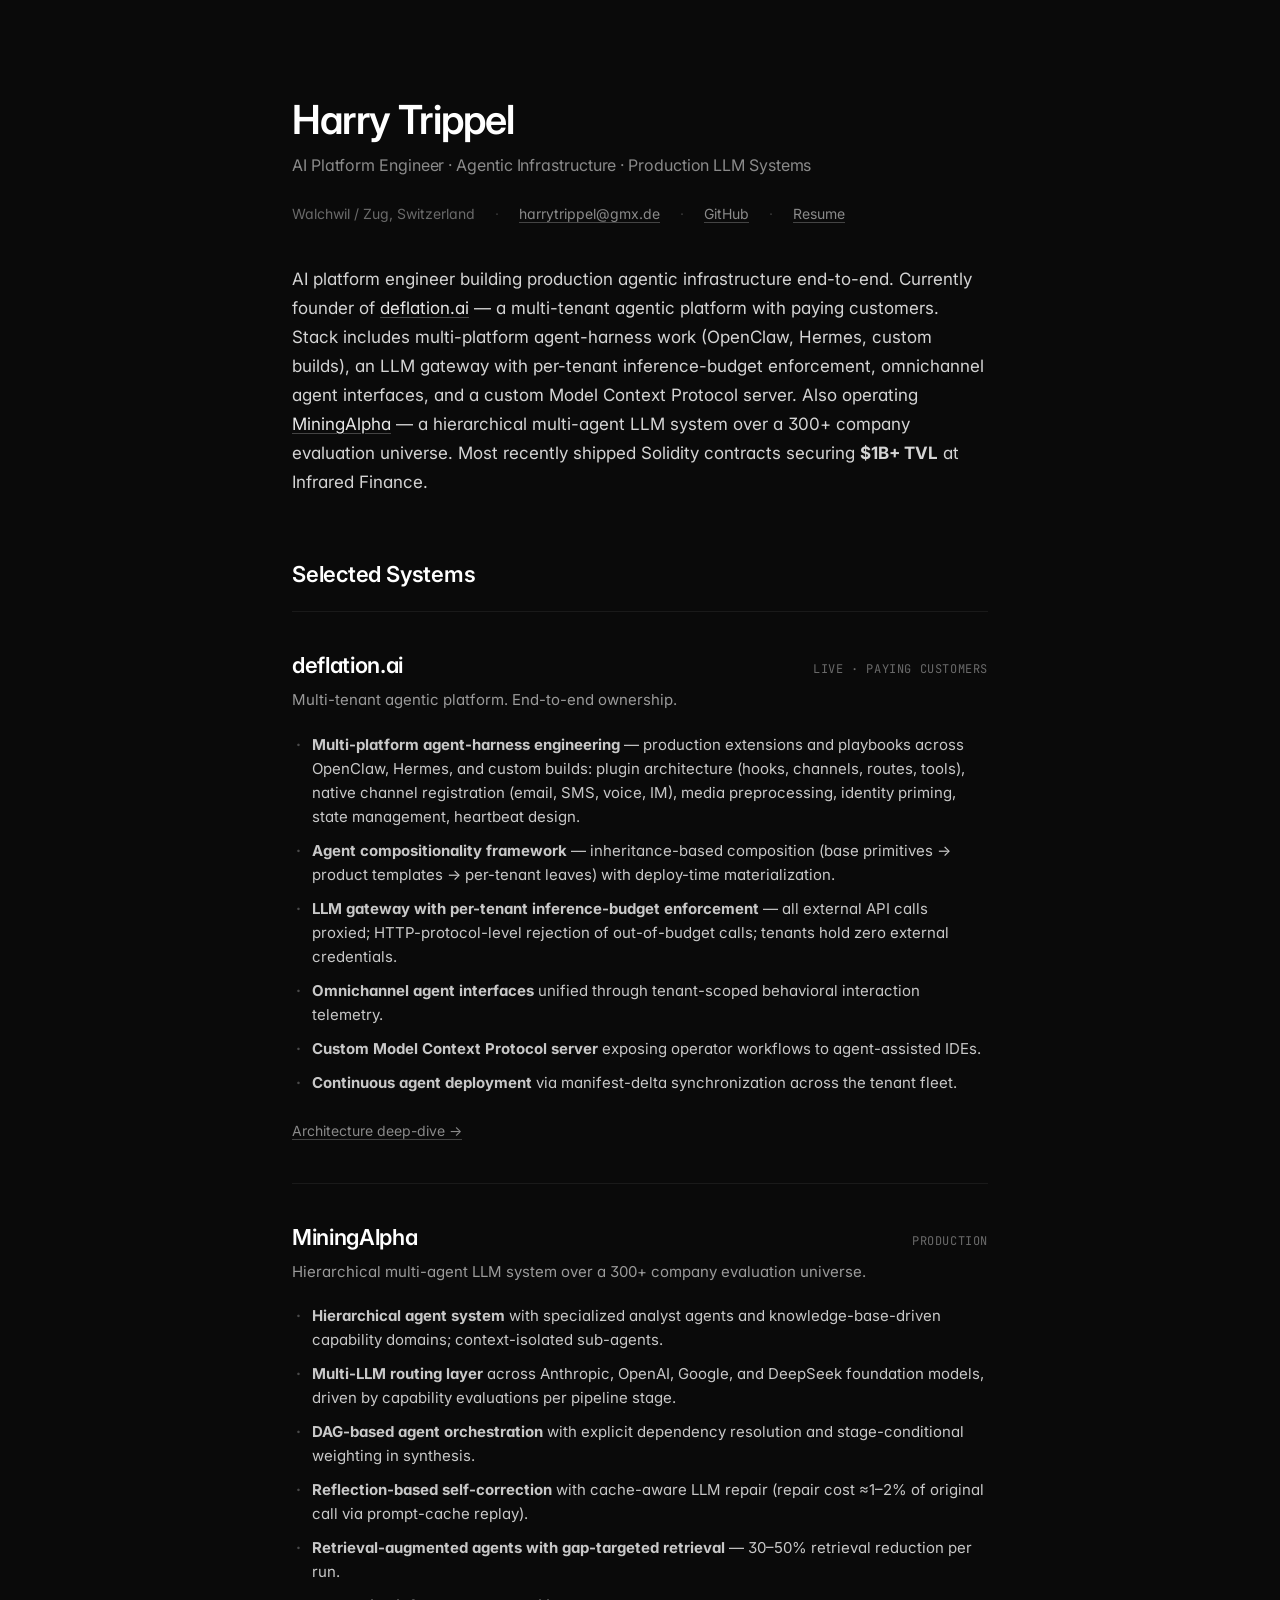
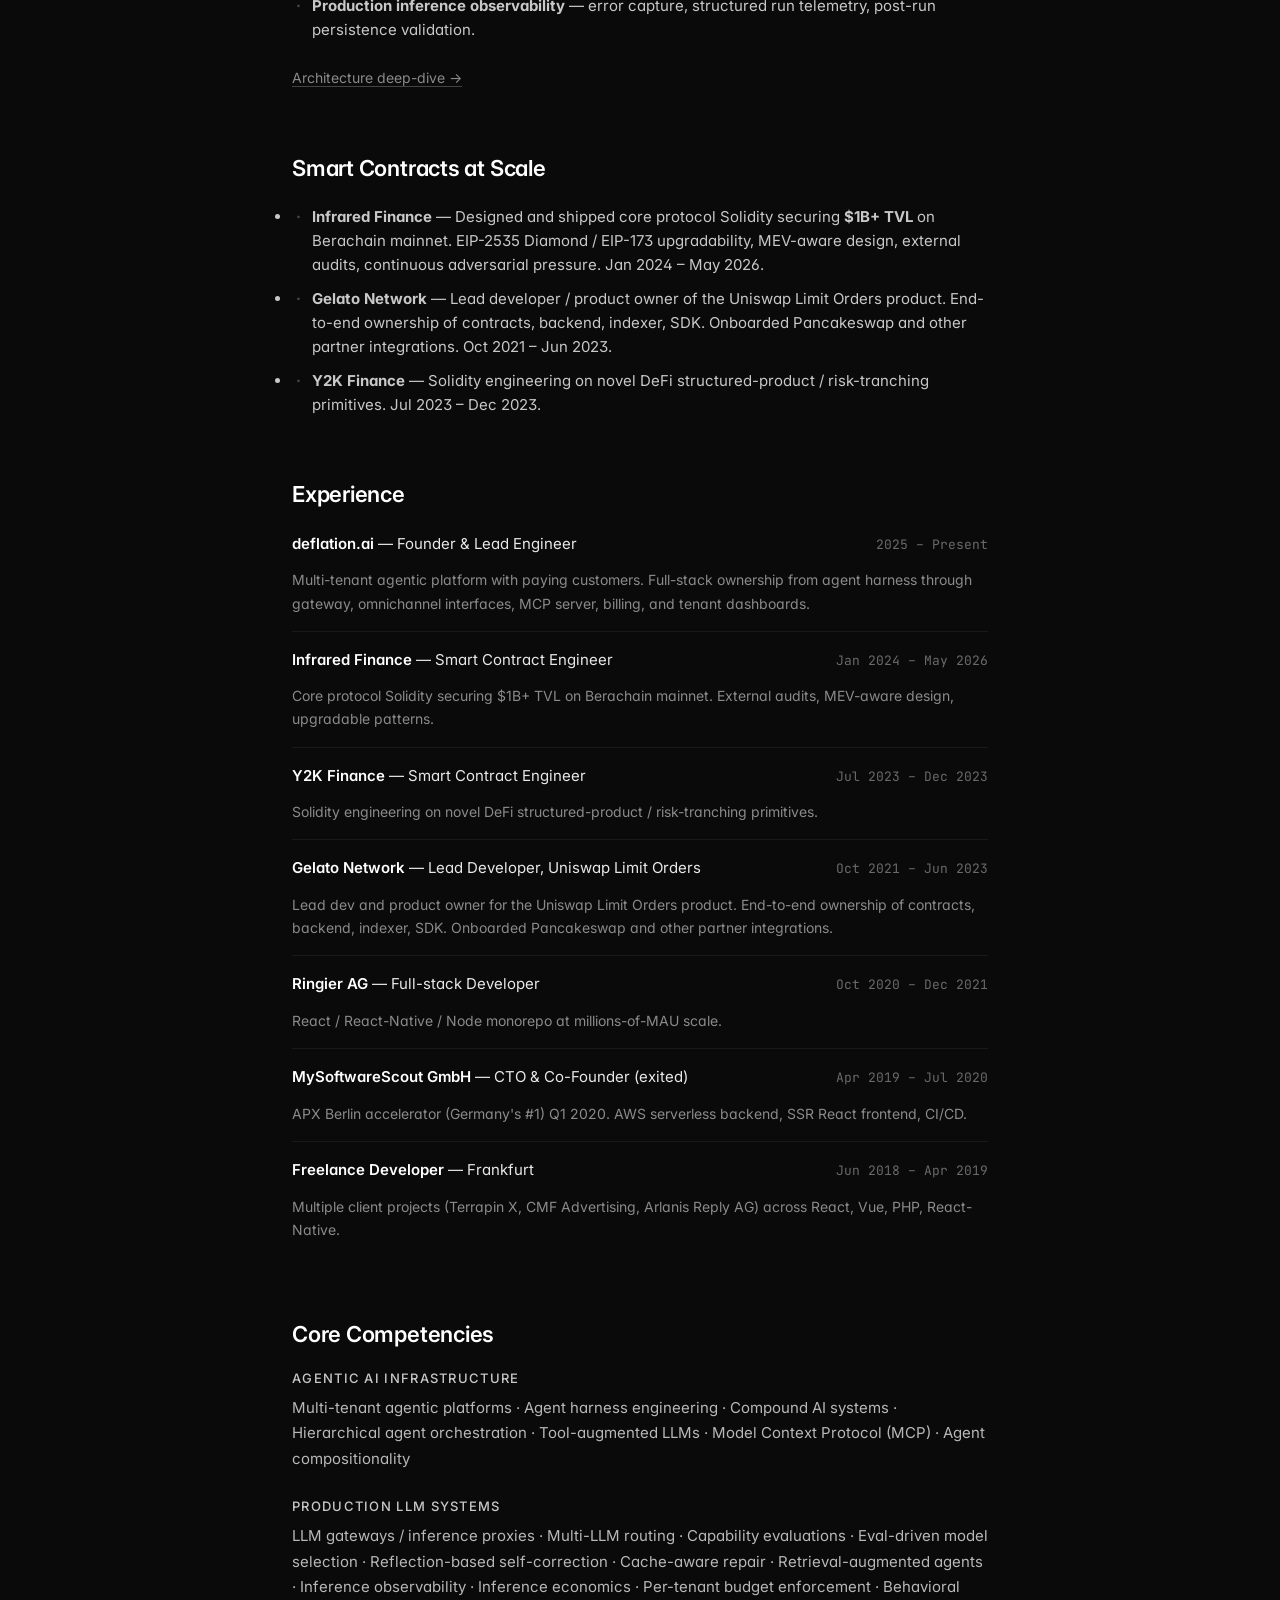
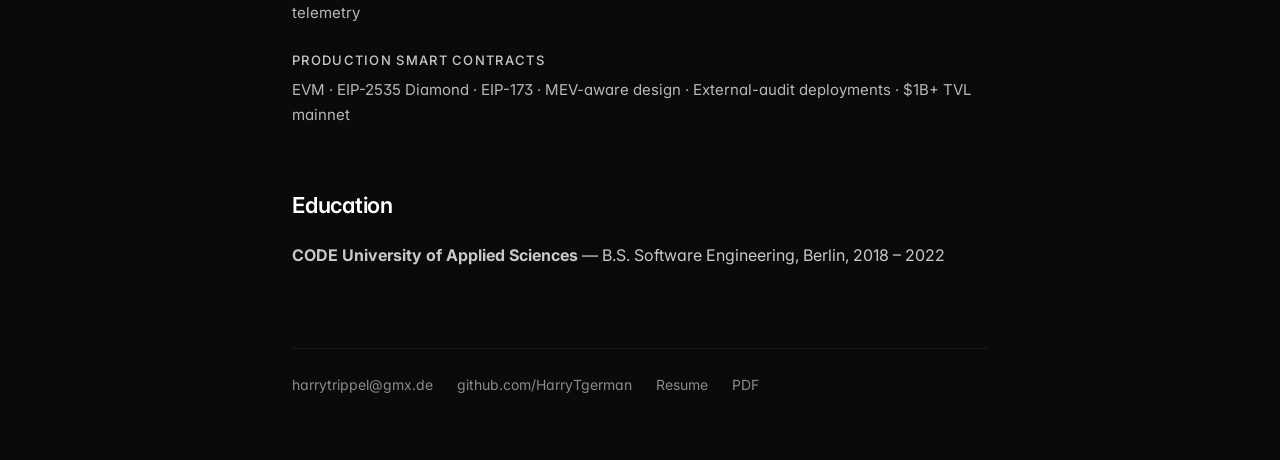
<file: index.html>
<!doctype html>
<html lang="en">
<head>
  <meta charset="utf-8">
  <meta name="viewport" content="width=device-width, initial-scale=1">
  <title>Harry Trippel — AI Platform Engineer</title>
  <meta name="description" content="AI platform engineer building production agentic infrastructure. Founder of deflation.ai. Previously shipped Solidity securing $1B+ TVL at Infrared Finance.">
  <link rel="stylesheet" href="css/style.css">
</head>
<body>
  <main class="container">

    <h1>Harry Trippel</h1>
    <p class="headline">AI Platform Engineer · Agentic Infrastructure · Production LLM Systems</p>

    <p class="meta">
      <span>Walchwil / Zug, Switzerland</span>
      <span class="sep">·</span>
      <span><a href="mailto:harrytrippel@gmx.de">harrytrippel@gmx.de</a></span>
      <span class="sep">·</span>
      <span><a href="https://github.com/HarryTgerman">GitHub</a></span>
      <span class="sep">·</span>
      <span><a href="resume.html">Resume</a></span>
    </p>

    <p class="lead">
      AI platform engineer building production agentic infrastructure end-to-end.
      Currently founder of <a href="deflation.html" class="no-underline" style="text-decoration: underline; text-decoration-color: #444;">deflation.ai</a> — a multi-tenant agentic platform with paying customers.
      Stack includes multi-platform agent-harness work (OpenClaw, Hermes, custom builds), an LLM gateway with per-tenant inference-budget enforcement,
      omnichannel agent interfaces, and a custom Model Context Protocol server. Also operating
      <a href="miningalpha.html" class="no-underline" style="text-decoration: underline; text-decoration-color: #444;">MiningAlpha</a> — a hierarchical multi-agent LLM system over a 300+ company evaluation universe.
      Most recently shipped Solidity contracts securing <strong>$1B+ TVL</strong> at Infrared Finance.
    </p>

    <h2>Selected Systems</h2>

    <article class="system">
      <header class="system-header">
        <h3 class="system-title">deflation.ai</h3>
        <span class="system-status">live · paying customers</span>
      </header>
      <p class="system-tagline">Multi-tenant agentic platform. End-to-end ownership.</p>
      <ul>
        <li><strong>Multi-platform agent-harness engineering</strong> — production extensions and playbooks across OpenClaw, Hermes, and custom builds: plugin architecture (hooks, channels, routes, tools), native channel registration (email, SMS, voice, IM), media preprocessing, identity priming, state management, heartbeat design.</li>
        <li><strong>Agent compositionality framework</strong> — inheritance-based composition (base primitives → product templates → per-tenant leaves) with deploy-time materialization.</li>
        <li><strong>LLM gateway with per-tenant inference-budget enforcement</strong> — all external API calls proxied; HTTP-protocol-level rejection of out-of-budget calls; tenants hold zero external credentials.</li>
        <li><strong>Omnichannel agent interfaces</strong> unified through tenant-scoped behavioral interaction telemetry.</li>
        <li><strong>Custom Model Context Protocol server</strong> exposing operator workflows to agent-assisted IDEs.</li>
        <li><strong>Continuous agent deployment</strong> via manifest-delta synchronization across the tenant fleet.</li>
      </ul>
      <a href="deflation.html" class="system-link">Architecture deep-dive</a>
    </article>

    <article class="system">
      <header class="system-header">
        <h3 class="system-title">MiningAlpha</h3>
        <span class="system-status">production</span>
      </header>
      <p class="system-tagline">Hierarchical multi-agent LLM system over a 300+ company evaluation universe.</p>
      <ul>
        <li><strong>Hierarchical agent system</strong> with specialized analyst agents and knowledge-base-driven capability domains; context-isolated sub-agents.</li>
        <li><strong>Multi-LLM routing layer</strong> across Anthropic, OpenAI, Google, and DeepSeek foundation models, driven by capability evaluations per pipeline stage.</li>
        <li><strong>DAG-based agent orchestration</strong> with explicit dependency resolution and stage-conditional weighting in synthesis.</li>
        <li><strong>Reflection-based self-correction</strong> with cache-aware LLM repair (repair cost ≈1–2% of original call via prompt-cache replay).</li>
        <li><strong>Retrieval-augmented agents with gap-targeted retrieval</strong> — 30–50% retrieval reduction per run.</li>
        <li><strong>Production inference observability</strong> — error capture, structured run telemetry, post-run persistence validation.</li>
      </ul>
      <a href="miningalpha.html" class="system-link">Architecture deep-dive</a>
    </article>

    <h2>Smart Contracts at Scale</h2>

    <ul class="system" style="border-top: none; padding-top: 0; margin-top: 0;">
      <li><strong>Infrared Finance</strong> — Designed and shipped core protocol Solidity securing <strong>$1B+ TVL</strong> on Berachain mainnet. EIP-2535 Diamond / EIP-173 upgradability, MEV-aware design, external audits, continuous adversarial pressure. Jan 2024 – May 2026.</li>
      <li><strong>Gelato Network</strong> — Lead developer / product owner of the Uniswap Limit Orders product. End-to-end ownership of contracts, backend, indexer, SDK. Onboarded Pancakeswap and other partner integrations. Oct 2021 – Jun 2023.</li>
      <li><strong>Y2K Finance</strong> — Solidity engineering on novel DeFi structured-product / risk-tranching primitives. Jul 2023 – Dec 2023.</li>
    </ul>

    <h2>Experience</h2>

    <ul class="xp">
      <li>
        <span class="role"><strong>deflation.ai</strong> — Founder &amp; Lead Engineer</span>
        <span class="dates">2025 – Present</span>
        <span class="note">Multi-tenant agentic platform with paying customers. Full-stack ownership from agent harness through gateway, omnichannel interfaces, MCP server, billing, and tenant dashboards.</span>
      </li>
      <li>
        <span class="role"><strong>Infrared Finance</strong> — Smart Contract Engineer</span>
        <span class="dates">Jan 2024 – May 2026</span>
        <span class="note">Core protocol Solidity securing $1B+ TVL on Berachain mainnet. External audits, MEV-aware design, upgradable patterns.</span>
      </li>
      <li>
        <span class="role"><strong>Y2K Finance</strong> — Smart Contract Engineer</span>
        <span class="dates">Jul 2023 – Dec 2023</span>
        <span class="note">Solidity engineering on novel DeFi structured-product / risk-tranching primitives.</span>
      </li>
      <li>
        <span class="role"><strong>Gelato Network</strong> — Lead Developer, Uniswap Limit Orders</span>
        <span class="dates">Oct 2021 – Jun 2023</span>
        <span class="note">Lead dev and product owner for the Uniswap Limit Orders product. End-to-end ownership of contracts, backend, indexer, SDK. Onboarded Pancakeswap and other partner integrations.</span>
      </li>
      <li>
        <span class="role"><strong>Ringier AG</strong> — Full-stack Developer</span>
        <span class="dates">Oct 2020 – Dec 2021</span>
        <span class="note">React / React-Native / Node monorepo at millions-of-MAU scale.</span>
      </li>
      <li>
        <span class="role"><strong>MySoftwareScout GmbH</strong> — CTO &amp; Co-Founder (exited)</span>
        <span class="dates">Apr 2019 – Jul 2020</span>
        <span class="note">APX Berlin accelerator (Germany's #1) Q1 2020. AWS serverless backend, SSR React frontend, CI/CD.</span>
      </li>
      <li>
        <span class="role"><strong>Freelance Developer</strong> — Frankfurt</span>
        <span class="dates">Jun 2018 – Apr 2019</span>
        <span class="note">Multiple client projects (Terrapin X, CMF Advertising, Arlanis Reply AG) across React, Vue, PHP, React-Native.</span>
      </li>
    </ul>

    <h2>Core Competencies</h2>

    <div class="comp">
      <h3>Agentic AI Infrastructure</h3>
      <p>Multi-tenant agentic platforms · Agent harness engineering · Compound AI systems · Hierarchical agent orchestration · Tool-augmented LLMs · Model Context Protocol (MCP) · Agent compositionality</p>

      <h3>Production LLM Systems</h3>
      <p>LLM gateways / inference proxies · Multi-LLM routing · Capability evaluations · Eval-driven model selection · Reflection-based self-correction · Cache-aware repair · Retrieval-augmented agents · Inference observability · Inference economics · Per-tenant budget enforcement · Behavioral telemetry</p>

      <h3>Production Smart Contracts</h3>
      <p>EVM · EIP-2535 Diamond · EIP-173 · MEV-aware design · External-audit deployments · $1B+ TVL mainnet</p>
    </div>

    <h2>Education</h2>

    <p>
      <strong>CODE University of Applied Sciences</strong> — B.S. Software Engineering, Berlin, 2018 – 2022
    </p>

    <footer>
      <a href="mailto:harrytrippel@gmx.de">harrytrippel@gmx.de</a>
      <a href="https://github.com/HarryTgerman">github.com/HarryTgerman</a>
      <a href="resume.html">Resume</a>
      <a href="Harry-Trippel-Resume.pdf">PDF</a>
    </footer>

  </main>
</body>
</html>
</file>
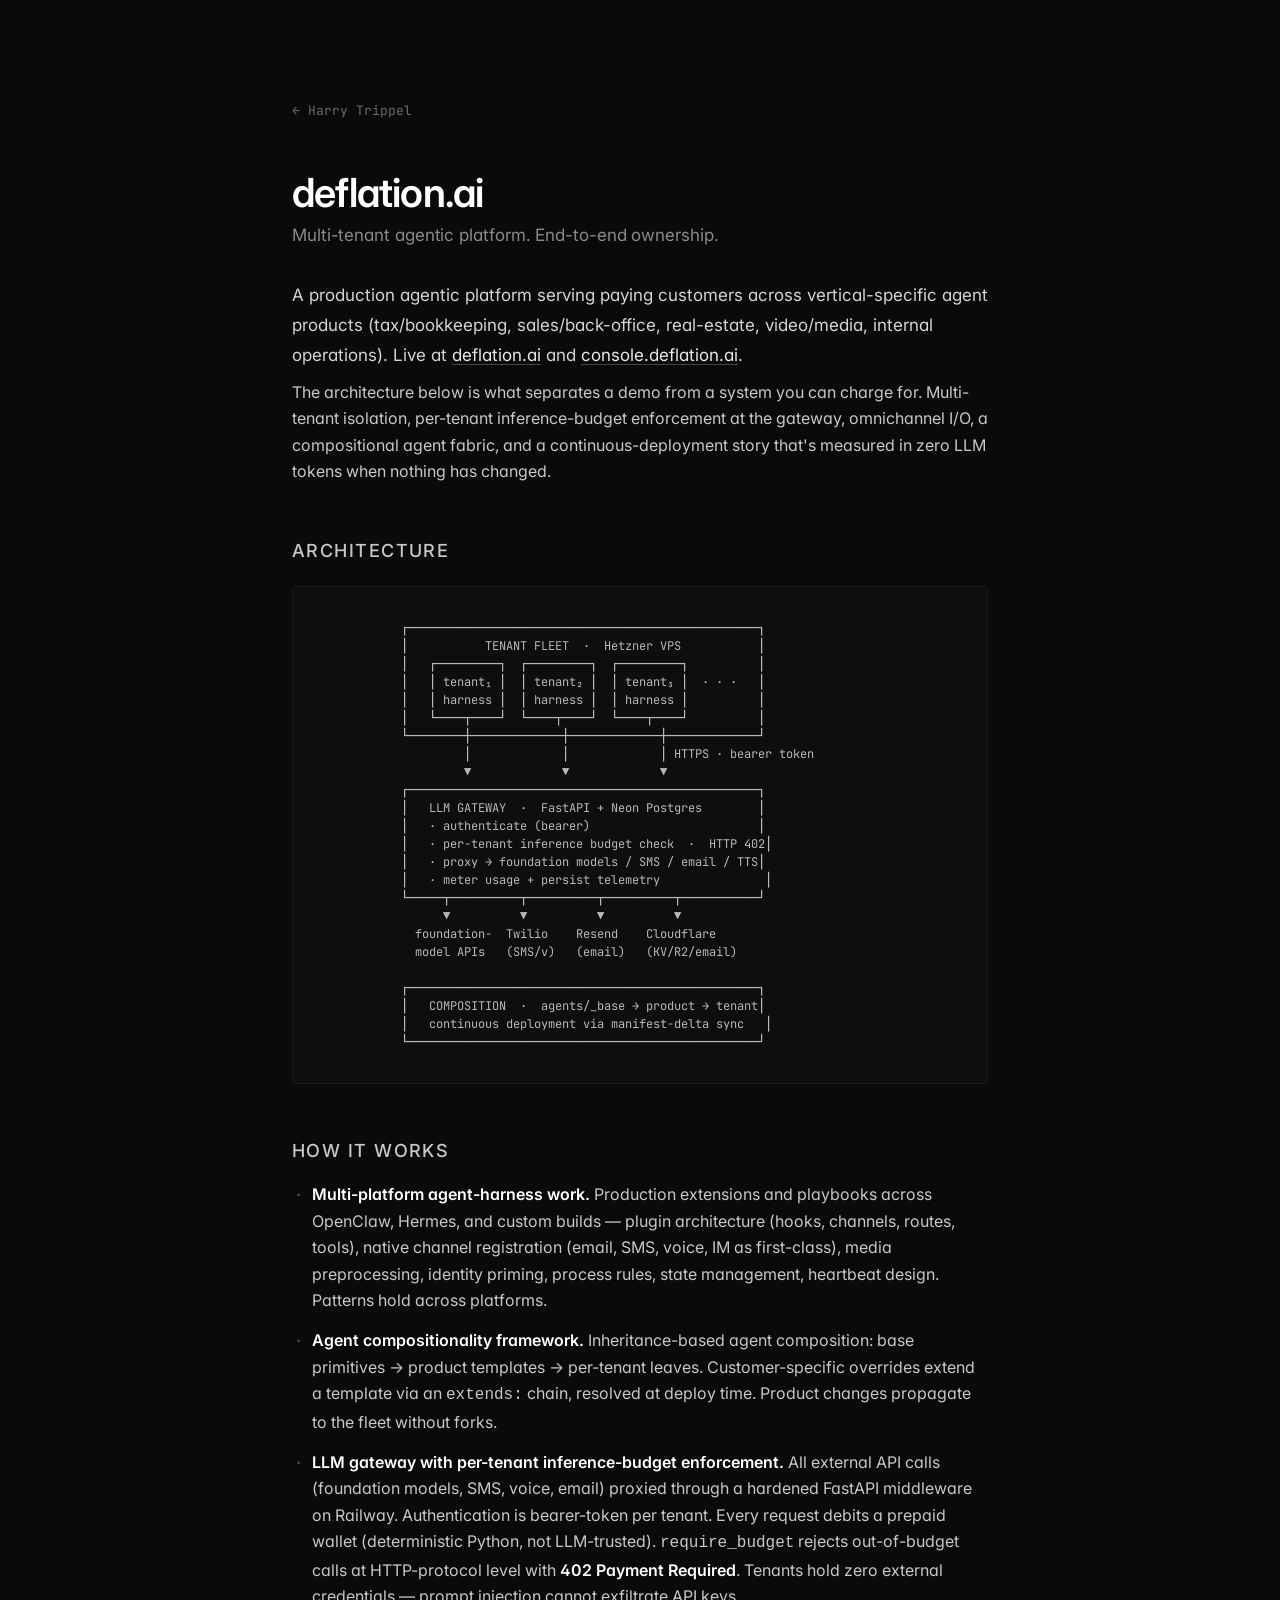
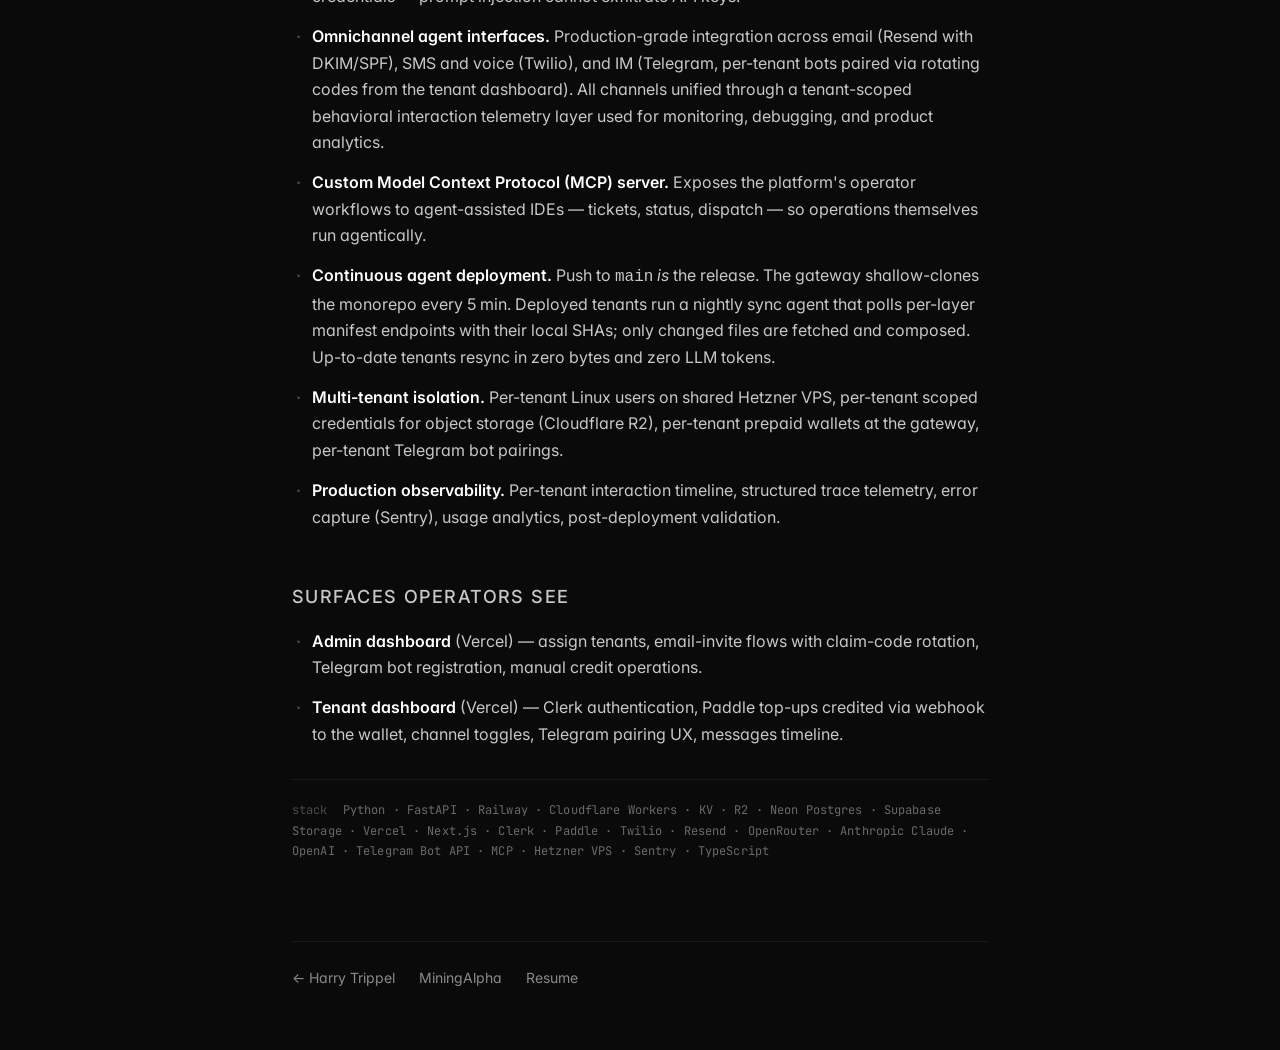
<file: deflation.html>
<!doctype html>
<html lang="en">
<head>
  <meta charset="utf-8">
  <meta name="viewport" content="width=device-width, initial-scale=1">
  <title>deflation.ai — Multi-Tenant Agentic Platform · Harry Trippel</title>
  <link rel="stylesheet" href="css/style.css">
</head>
<body class="writeup">
  <main class="container">

    <a href="index.html" class="backlink">Harry Trippel</a>

    <h1>deflation.ai</h1>
    <p class="headline">Multi-tenant agentic platform. End-to-end ownership.</p>

    <p class="lead">
      A production agentic platform serving paying customers across vertical-specific agent products
      (tax/bookkeeping, sales/back-office, real-estate, video/media, internal operations).
      Live at <a href="https://deflation.ai">deflation.ai</a> and <a href="https://console.deflation.ai">console.deflation.ai</a>.
    </p>

    <p>
      The architecture below is what separates a demo from a system you can charge for.
      Multi-tenant isolation, per-tenant inference-budget enforcement at the gateway,
      omnichannel I/O, a compositional agent fabric, and a continuous-deployment story
      that's measured in zero LLM tokens when nothing has changed.
    </p>

    <h2>Architecture</h2>

    <div class="diagram">
<pre>
            ┌──────────────────────────────────────────────────┐
            │           TENANT FLEET  ·  Hetzner VPS           │
            │   ┌─────────┐  ┌─────────┐  ┌─────────┐          │
            │   │ tenant₁ │  │ tenant₂ │  │ tenant₃ │  · · ·   │
            │   │ harness │  │ harness │  │ harness │          │
            │   └────┬────┘  └────┬────┘  └────┬────┘          │
            └────────┼─────────────┼─────────────┼─────────────┘
                     │             │             │ HTTPS · bearer token
                     ▼             ▼             ▼
            ┌──────────────────────────────────────────────────┐
            │   LLM GATEWAY  ·  FastAPI + Neon Postgres        │
            │   · authenticate (bearer)                        │
            │   · per-tenant inference budget check  ·  HTTP 402│
            │   · proxy → foundation models / SMS / email / TTS│
            │   · meter usage + persist telemetry               │
            └─────┬──────────┬──────────┬──────────┬───────────┘
                  ▼          ▼          ▼          ▼
              foundation-  Twilio    Resend    Cloudflare
              model APIs   (SMS/v)   (email)   (KV/R2/email)

            ┌──────────────────────────────────────────────────┐
            │   COMPOSITION  ·  agents/_base → product → tenant│
            │   continuous deployment via manifest-delta sync   │
            └──────────────────────────────────────────────────┘
</pre>
    </div>

    <h2>How it works</h2>

    <ul>
      <li><strong>Multi-platform agent-harness work.</strong> Production extensions and playbooks across OpenClaw, Hermes, and custom builds — plugin architecture (hooks, channels, routes, tools), native channel registration (email, SMS, voice, IM as first-class), media preprocessing, identity priming, process rules, state management, heartbeat design. Patterns hold across platforms.</li>

      <li><strong>Agent compositionality framework.</strong> Inheritance-based agent composition: base primitives → product templates → per-tenant leaves. Customer-specific overrides extend a template via an <code>extends:</code> chain, resolved at deploy time. Product changes propagate to the fleet without forks.</li>

      <li><strong>LLM gateway with per-tenant inference-budget enforcement.</strong> All external API calls (foundation models, SMS, voice, email) proxied through a hardened FastAPI middleware on Railway. Authentication is bearer-token per tenant. Every request debits a prepaid wallet (deterministic Python, not LLM-trusted). <code>require_budget</code> rejects out-of-budget calls at HTTP-protocol level with <strong>402 Payment Required</strong>. Tenants hold zero external credentials — prompt injection cannot exfiltrate API keys.</li>

      <li><strong>Omnichannel agent interfaces.</strong> Production-grade integration across email (Resend with DKIM/SPF), SMS and voice (Twilio), and IM (Telegram, per-tenant bots paired via rotating codes from the tenant dashboard). All channels unified through a tenant-scoped behavioral interaction telemetry layer used for monitoring, debugging, and product analytics.</li>

      <li><strong>Custom Model Context Protocol (MCP) server.</strong> Exposes the platform's operator workflows to agent-assisted IDEs — tickets, status, dispatch — so operations themselves run agentically.</li>

      <li><strong>Continuous agent deployment.</strong> Push to <code>main</code> <em>is</em> the release. The gateway shallow-clones the monorepo every 5 min. Deployed tenants run a nightly sync agent that polls per-layer manifest endpoints with their local SHAs; only changed files are fetched and composed. Up-to-date tenants resync in zero bytes and zero LLM tokens.</li>

      <li><strong>Multi-tenant isolation.</strong> Per-tenant Linux users on shared Hetzner VPS, per-tenant scoped credentials for object storage (Cloudflare R2), per-tenant prepaid wallets at the gateway, per-tenant Telegram bot pairings.</li>

      <li><strong>Production observability.</strong> Per-tenant interaction timeline, structured trace telemetry, error capture (Sentry), usage analytics, post-deployment validation.</li>
    </ul>

    <h2>Surfaces operators see</h2>

    <ul>
      <li><strong>Admin dashboard</strong> (Vercel) — assign tenants, email-invite flows with claim-code rotation, Telegram bot registration, manual credit operations.</li>
      <li><strong>Tenant dashboard</strong> (Vercel) — Clerk authentication, Paddle top-ups credited via webhook to the wallet, channel toggles, Telegram pairing UX, messages timeline.</li>
    </ul>

    <div class="stack">
      <span class="stack-label">stack</span>
      Python · FastAPI · Railway · Cloudflare Workers · KV · R2 · Neon Postgres · Supabase Storage · Vercel · Next.js · Clerk · Paddle · Twilio · Resend · OpenRouter · Anthropic Claude · OpenAI · Telegram Bot API · MCP · Hetzner VPS · Sentry · TypeScript
    </div>

    <footer>
      <a href="index.html">← Harry Trippel</a>
      <a href="miningalpha.html">MiningAlpha</a>
      <a href="resume.html">Resume</a>
    </footer>

  </main>
</body>
</html>
</file>
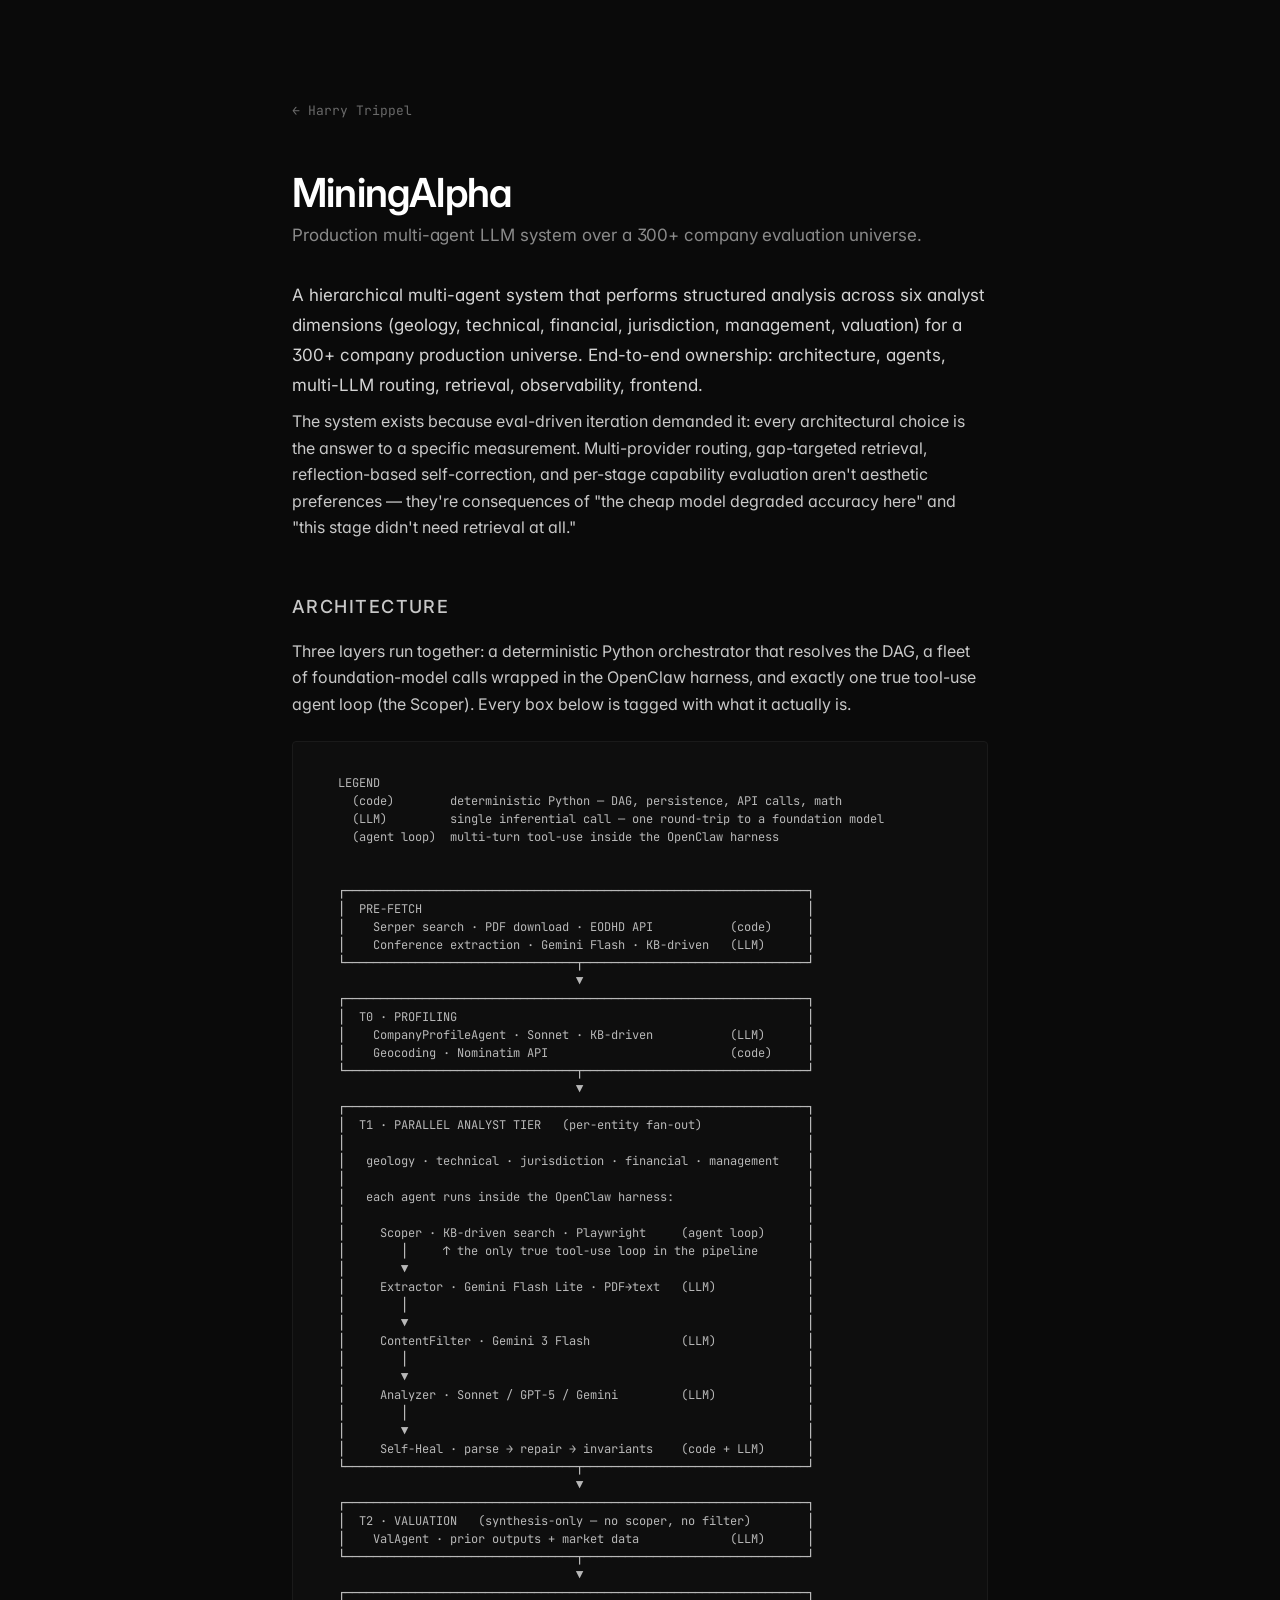
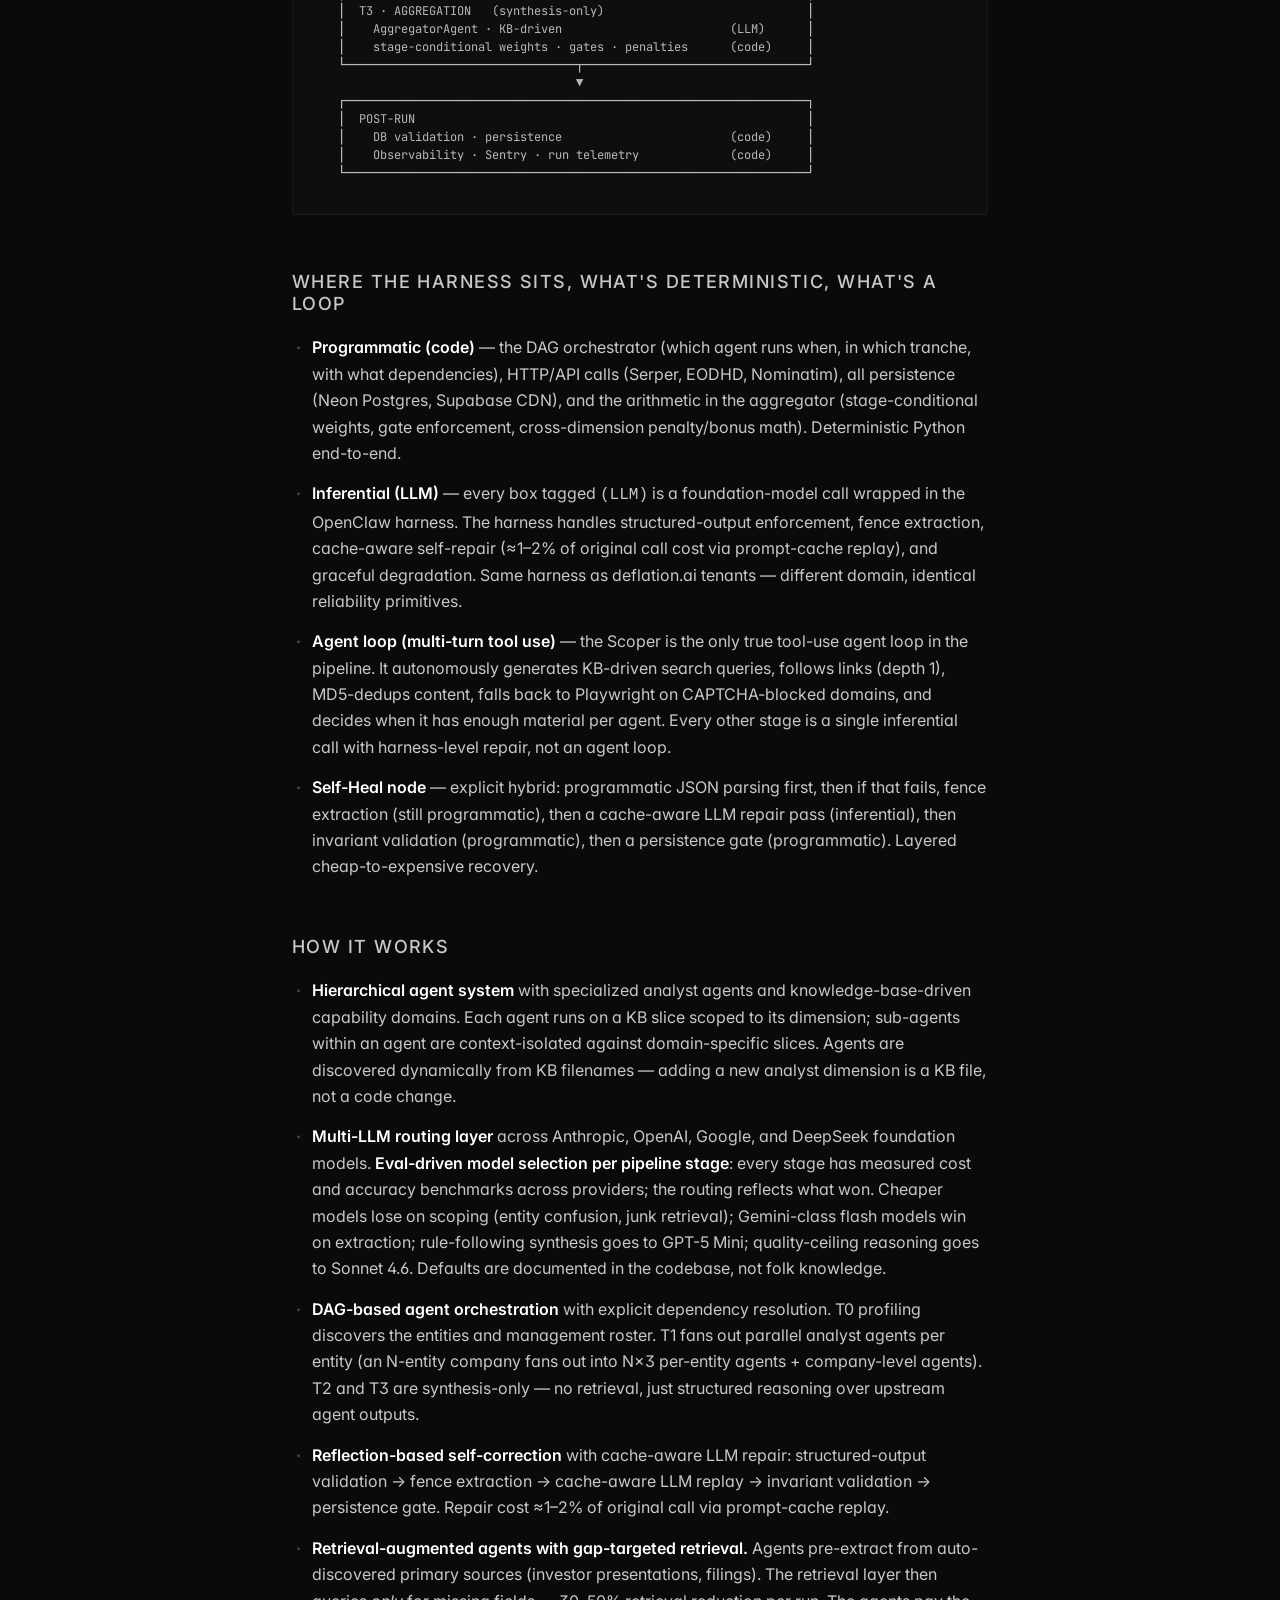
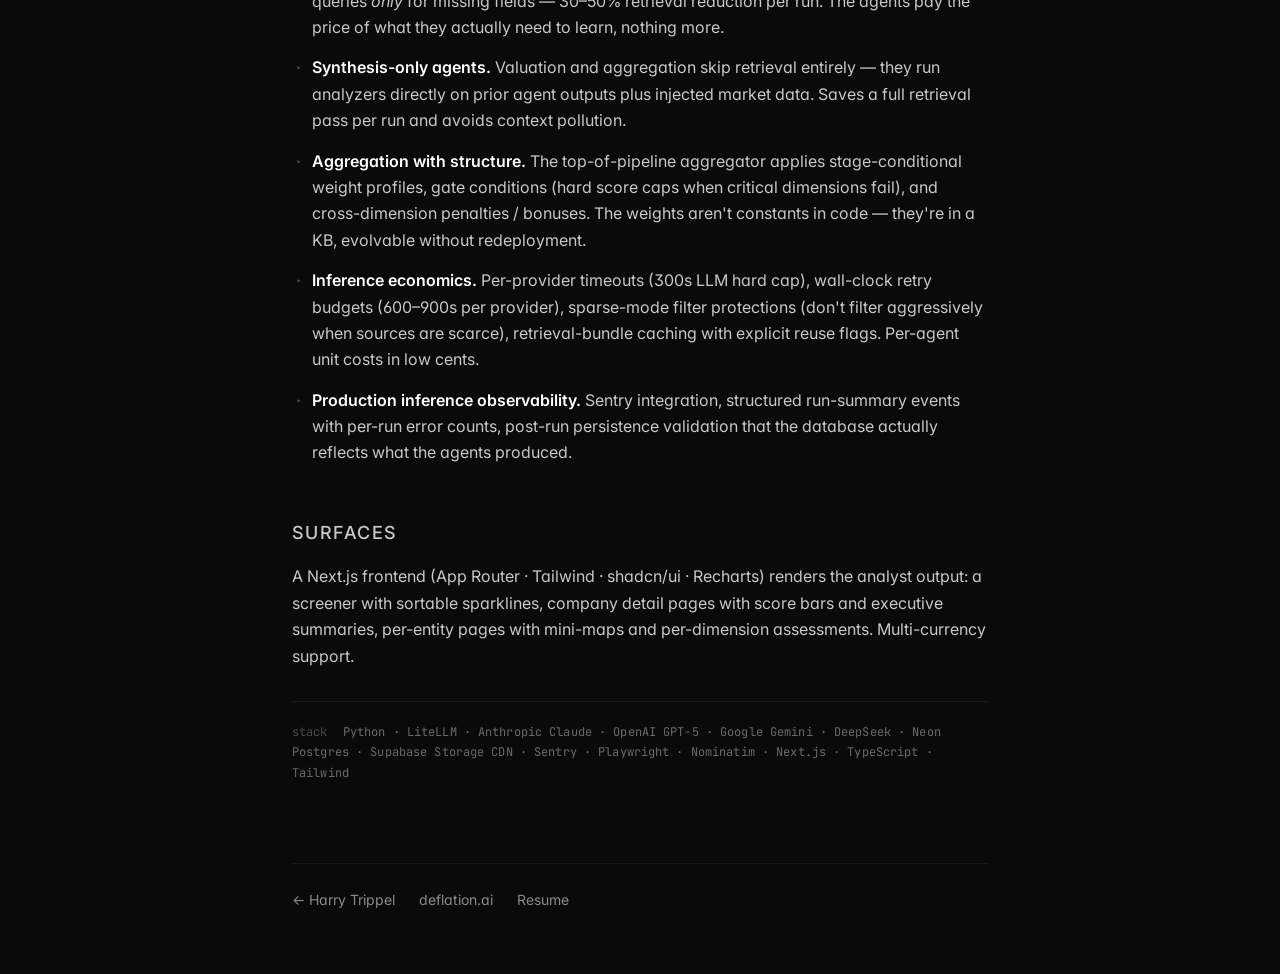
<file: miningalpha.html>
<!doctype html>
<html lang="en">
<head>
  <meta charset="utf-8">
  <meta name="viewport" content="width=device-width, initial-scale=1">
  <title>MiningAlpha — Multi-Agent LLM System · Harry Trippel</title>
  <link rel="stylesheet" href="css/style.css">
</head>
<body class="writeup">
  <main class="container">

    <a href="index.html" class="backlink">Harry Trippel</a>

    <h1>MiningAlpha</h1>
    <p class="headline">Production multi-agent LLM system over a 300+ company evaluation universe.</p>

    <p class="lead">
      A hierarchical multi-agent system that performs structured analysis across six analyst dimensions
      (geology, technical, financial, jurisdiction, management, valuation) for a 300+ company production
      universe. End-to-end ownership: architecture, agents, multi-LLM routing, retrieval, observability,
      frontend.
    </p>

    <p>
      The system exists because eval-driven iteration demanded it: every architectural choice is the
      answer to a specific measurement. Multi-provider routing, gap-targeted retrieval, reflection-based
      self-correction, and per-stage capability evaluation aren't aesthetic preferences — they're
      consequences of "the cheap model degraded accuracy here" and "this stage didn't need retrieval at all."
    </p>

    <h2>Architecture</h2>

    <p>
      Three layers run together: a deterministic Python orchestrator that resolves the DAG,
      a fleet of foundation-model calls wrapped in the OpenClaw harness, and exactly one true
      tool-use agent loop (the Scoper). Every box below is tagged with what it actually is.
    </p>

    <div class="diagram">
<pre>
   LEGEND
     (code)        deterministic Python — DAG, persistence, API calls, math
     (LLM)         single inferential call — one round-trip to a foundation model
     (agent loop)  multi-turn tool-use inside the OpenClaw harness


   ┌──────────────────────────────────────────────────────────────────┐
   │  PRE-FETCH                                                       │
   │    Serper search · PDF download · EODHD API           (code)     │
   │    Conference extraction · Gemini Flash · KB-driven   (LLM)      │
   └─────────────────────────────────┬────────────────────────────────┘
                                     ▼
   ┌──────────────────────────────────────────────────────────────────┐
   │  T0 · PROFILING                                                  │
   │    CompanyProfileAgent · Sonnet · KB-driven           (LLM)      │
   │    Geocoding · Nominatim API                          (code)     │
   └─────────────────────────────────┬────────────────────────────────┘
                                     ▼
   ┌──────────────────────────────────────────────────────────────────┐
   │  T1 · PARALLEL ANALYST TIER   (per-entity fan-out)               │
   │                                                                  │
   │   geology · technical · jurisdiction · financial · management    │
   │                                                                  │
   │   each agent runs inside the OpenClaw harness:                   │
   │                                                                  │
   │     Scoper · KB-driven search · Playwright     (agent loop)      │
   │        │     ↑ the only true tool-use loop in the pipeline       │
   │        ▼                                                         │
   │     Extractor · Gemini Flash Lite · PDF→text   (LLM)             │
   │        │                                                         │
   │        ▼                                                         │
   │     ContentFilter · Gemini 3 Flash             (LLM)             │
   │        │                                                         │
   │        ▼                                                         │
   │     Analyzer · Sonnet / GPT-5 / Gemini         (LLM)             │
   │        │                                                         │
   │        ▼                                                         │
   │     Self-Heal · parse → repair → invariants    (code + LLM)      │
   └─────────────────────────────────┬────────────────────────────────┘
                                     ▼
   ┌──────────────────────────────────────────────────────────────────┐
   │  T2 · VALUATION   (synthesis-only — no scoper, no filter)        │
   │    ValAgent · prior outputs + market data             (LLM)      │
   └─────────────────────────────────┬────────────────────────────────┘
                                     ▼
   ┌──────────────────────────────────────────────────────────────────┐
   │  T3 · AGGREGATION   (synthesis-only)                             │
   │    AggregatorAgent · KB-driven                        (LLM)      │
   │    stage-conditional weights · gates · penalties      (code)     │
   └─────────────────────────────────┬────────────────────────────────┘
                                     ▼
   ┌──────────────────────────────────────────────────────────────────┐
   │  POST-RUN                                                        │
   │    DB validation · persistence                        (code)     │
   │    Observability · Sentry · run telemetry             (code)     │
   └──────────────────────────────────────────────────────────────────┘
</pre>
    </div>

    <h2>Where the harness sits, what's deterministic, what's a loop</h2>

    <ul>
      <li><strong>Programmatic (code)</strong> — the DAG orchestrator (which agent runs when, in which tranche, with what dependencies), HTTP/API calls (Serper, EODHD, Nominatim), all persistence (Neon Postgres, Supabase CDN), and the arithmetic in the aggregator (stage-conditional weights, gate enforcement, cross-dimension penalty/bonus math). Deterministic Python end-to-end.</li>

      <li><strong>Inferential (LLM)</strong> — every box tagged <code>(LLM)</code> is a foundation-model call wrapped in the OpenClaw harness. The harness handles structured-output enforcement, fence extraction, cache-aware self-repair (≈1–2% of original call cost via prompt-cache replay), and graceful degradation. Same harness as deflation.ai tenants — different domain, identical reliability primitives.</li>

      <li><strong>Agent loop (multi-turn tool use)</strong> — the Scoper is the only true tool-use agent loop in the pipeline. It autonomously generates KB-driven search queries, follows links (depth 1), MD5-dedups content, falls back to Playwright on CAPTCHA-blocked domains, and decides when it has enough material per agent. Every other stage is a single inferential call with harness-level repair, not an agent loop.</li>

      <li><strong>Self-Heal node</strong> — explicit hybrid: programmatic JSON parsing first, then if that fails, fence extraction (still programmatic), then a cache-aware LLM repair pass (inferential), then invariant validation (programmatic), then a persistence gate (programmatic). Layered cheap-to-expensive recovery.</li>
    </ul>

    <h2>How it works</h2>

    <ul>
      <li><strong>Hierarchical agent system</strong> with specialized analyst agents and knowledge-base-driven capability domains. Each agent runs on a KB slice scoped to its dimension; sub-agents within an agent are context-isolated against domain-specific slices. Agents are discovered dynamically from KB filenames — adding a new analyst dimension is a KB file, not a code change.</li>

      <li><strong>Multi-LLM routing layer</strong> across Anthropic, OpenAI, Google, and DeepSeek foundation models. <strong>Eval-driven model selection per pipeline stage</strong>: every stage has measured cost and accuracy benchmarks across providers; the routing reflects what won. Cheaper models lose on scoping (entity confusion, junk retrieval); Gemini-class flash models win on extraction; rule-following synthesis goes to GPT-5 Mini; quality-ceiling reasoning goes to Sonnet 4.6. Defaults are documented in the codebase, not folk knowledge.</li>

      <li><strong>DAG-based agent orchestration</strong> with explicit dependency resolution. T0 profiling discovers the entities and management roster. T1 fans out parallel analyst agents per entity (an N-entity company fans out into N×3 per-entity agents + company-level agents). T2 and T3 are synthesis-only — no retrieval, just structured reasoning over upstream agent outputs.</li>

      <li><strong>Reflection-based self-correction</strong> with cache-aware LLM repair: structured-output validation → fence extraction → cache-aware LLM replay → invariant validation → persistence gate. Repair cost ≈1–2% of original call via prompt-cache replay.</li>

      <li><strong>Retrieval-augmented agents with gap-targeted retrieval.</strong> Agents pre-extract from auto-discovered primary sources (investor presentations, filings). The retrieval layer then queries <em>only</em> for missing fields — 30–50% retrieval reduction per run. The agents pay the price of what they actually need to learn, nothing more.</li>

      <li><strong>Synthesis-only agents.</strong> Valuation and aggregation skip retrieval entirely — they run analyzers directly on prior agent outputs plus injected market data. Saves a full retrieval pass per run and avoids context pollution.</li>

      <li><strong>Aggregation with structure.</strong> The top-of-pipeline aggregator applies stage-conditional weight profiles, gate conditions (hard score caps when critical dimensions fail), and cross-dimension penalties / bonuses. The weights aren't constants in code — they're in a KB, evolvable without redeployment.</li>

      <li><strong>Inference economics.</strong> Per-provider timeouts (300s LLM hard cap), wall-clock retry budgets (600–900s per provider), sparse-mode filter protections (don't filter aggressively when sources are scarce), retrieval-bundle caching with explicit reuse flags. Per-agent unit costs in low cents.</li>

      <li><strong>Production inference observability.</strong> Sentry integration, structured run-summary events with per-run error counts, post-run persistence validation that the database actually reflects what the agents produced.</li>
    </ul>

    <h2>Surfaces</h2>

    <p>
      A Next.js frontend (App Router · Tailwind · shadcn/ui · Recharts) renders the analyst output:
      a screener with sortable sparklines, company detail pages with score bars and executive summaries,
      per-entity pages with mini-maps and per-dimension assessments. Multi-currency support.
    </p>

    <div class="stack">
      <span class="stack-label">stack</span>
      Python · LiteLLM · Anthropic Claude · OpenAI GPT-5 · Google Gemini · DeepSeek · Neon Postgres · Supabase Storage CDN · Sentry · Playwright · Nominatim · Next.js · TypeScript · Tailwind
    </div>

    <footer>
      <a href="index.html">← Harry Trippel</a>
      <a href="deflation.html">deflation.ai</a>
      <a href="resume.html">Resume</a>
    </footer>

  </main>
</body>
</html>
</file>
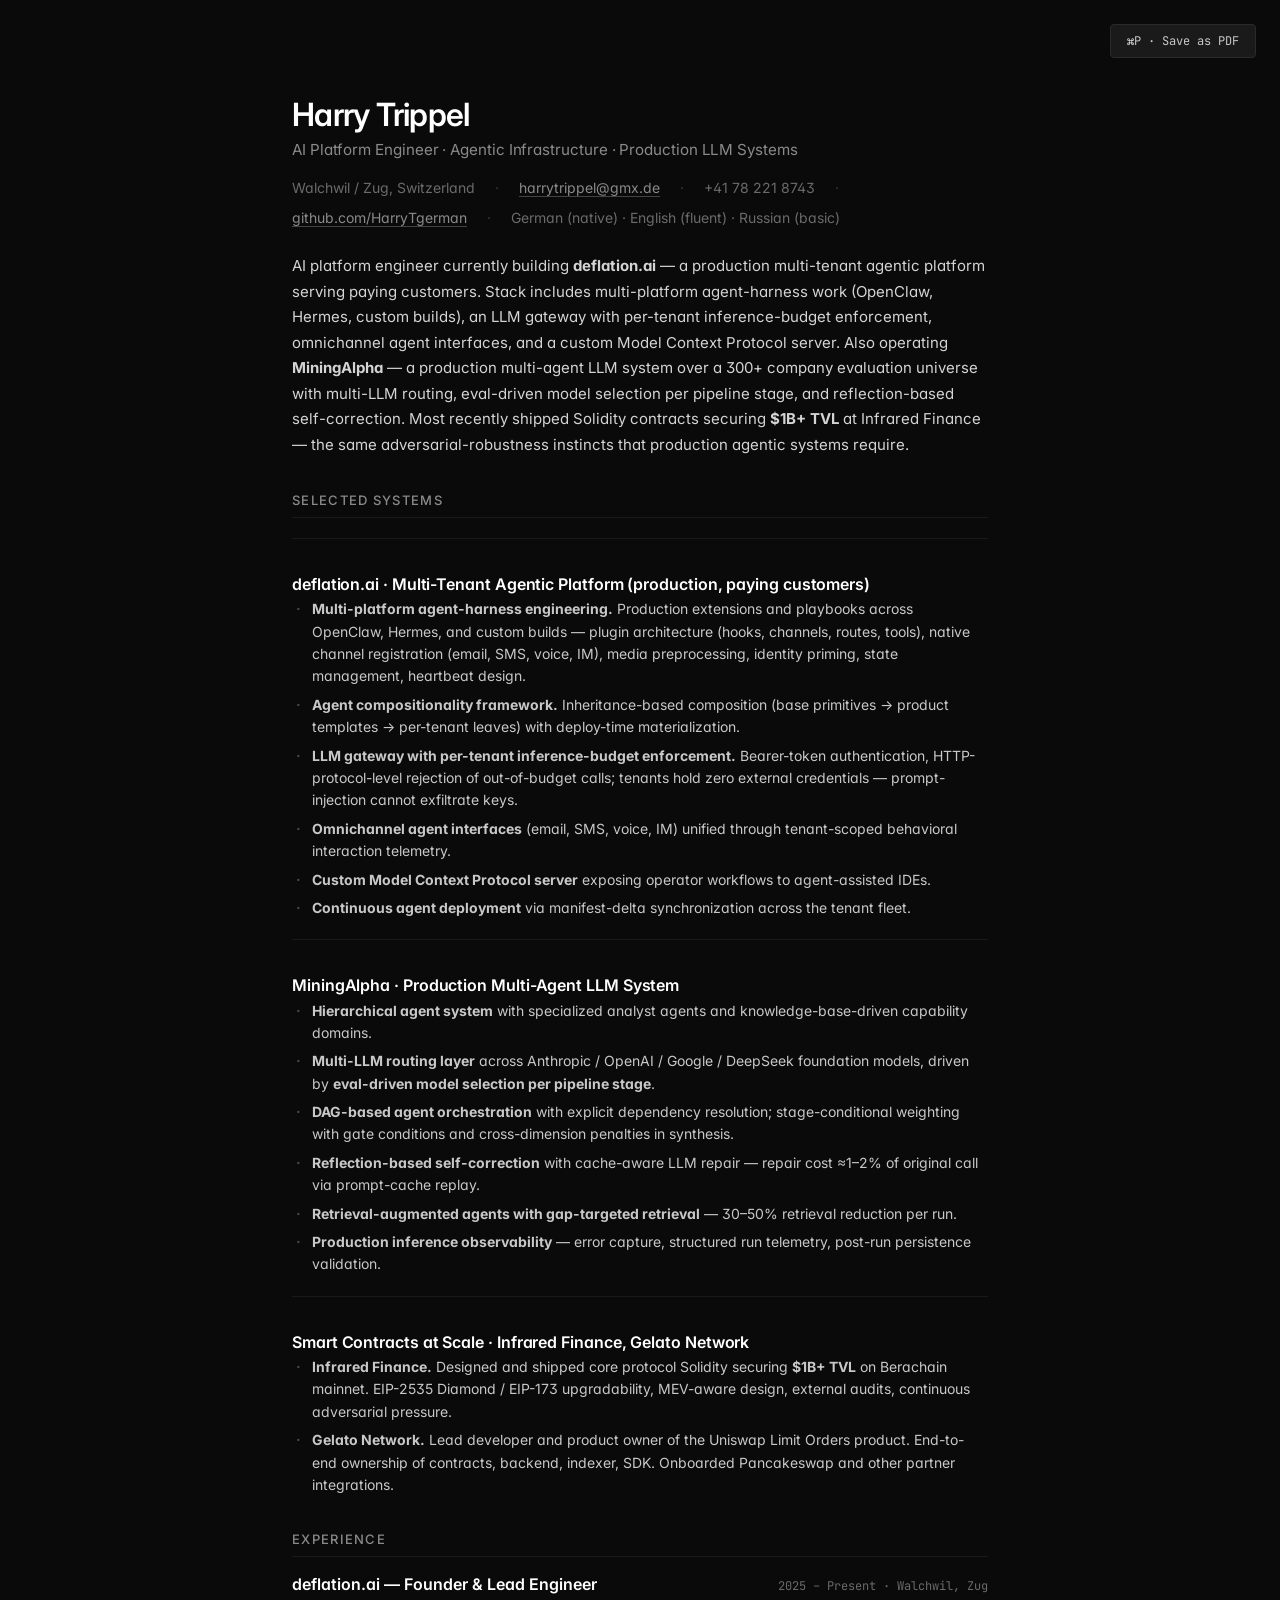
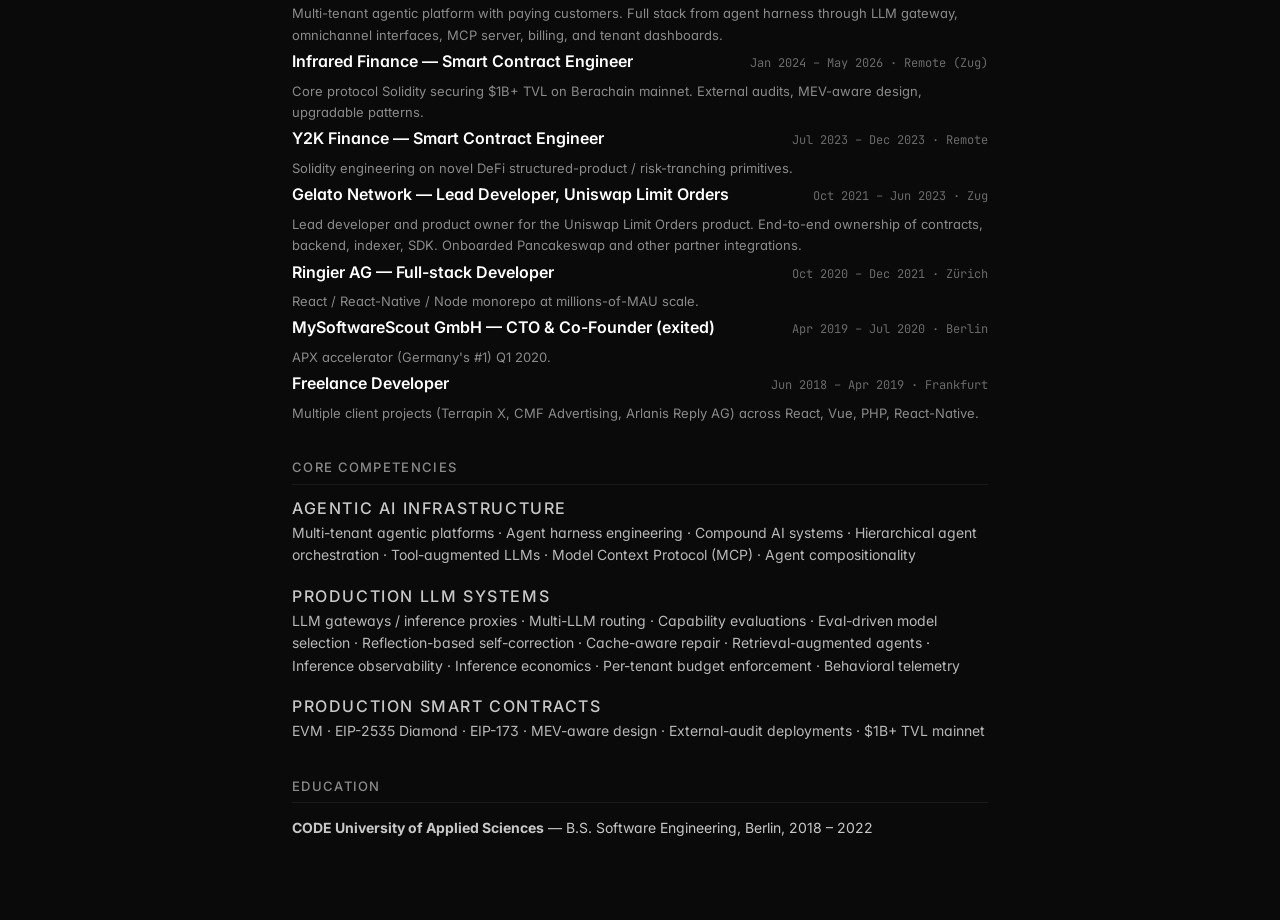
<file: resume.html>
<!doctype html>
<html lang="en">
<head>
  <meta charset="utf-8">
  <meta name="viewport" content="width=device-width, initial-scale=1">
  <title>Harry Trippel — Resume</title>
  <link rel="stylesheet" href="css/style.css">
  <style>
    /* Resume-specific tweaks for tighter print-fit */
    .resume .system { border-top: 1px solid #1a1a1a; padding-top: 1rem; margin-top: 1.25rem; }
    .resume .system ul { margin-bottom: 0.25rem; }
    .resume .system li { font-size: 0.875rem; margin-bottom: 0.375rem; }
    .resume h1 { margin-bottom: 0.25rem; }
    .resume .headline { font-size: 0.95rem; margin-bottom: 0.875rem; }
    @media print { .resume .system { page-break-inside: avoid; } }
  </style>
</head>
<body class="resume">
  <button class="print-btn" onclick="window.print()">⌘P · Save as PDF</button>

  <main class="container">

    <h1>Harry Trippel</h1>
    <p class="headline">AI Platform Engineer · Agentic Infrastructure · Production LLM Systems</p>

    <p class="meta">
      <span>Walchwil / Zug, Switzerland</span>
      <span class="sep">·</span>
      <span><a href="mailto:harrytrippel@gmx.de">harrytrippel@gmx.de</a></span>
      <span class="sep">·</span>
      <span>+41 78 221 8743</span>
      <span class="sep">·</span>
      <span><a href="https://github.com/HarryTgerman">github.com/HarryTgerman</a></span>
      <span class="sep">·</span>
      <span>German (native) · English (fluent) · Russian (basic)</span>
    </p>

    <p class="summary">
      AI platform engineer currently building <strong>deflation.ai</strong> — a production multi-tenant agentic platform serving paying customers. Stack includes multi-platform agent-harness work (OpenClaw, Hermes, custom builds), an LLM gateway with per-tenant inference-budget enforcement, omnichannel agent interfaces, and a custom Model Context Protocol server. Also operating <strong>MiningAlpha</strong> — a production multi-agent LLM system over a 300+ company evaluation universe with multi-LLM routing, eval-driven model selection per pipeline stage, and reflection-based self-correction. Most recently shipped Solidity contracts securing <strong>$1B+ TVL</strong> at Infrared Finance — the same adversarial-robustness instincts that production agentic systems require.
    </p>

    <h2>Selected Systems</h2>

    <div class="system">
      <h3>deflation.ai · Multi-Tenant Agentic Platform (production, paying customers)</h3>
      <ul>
        <li><strong>Multi-platform agent-harness engineering.</strong> Production extensions and playbooks across OpenClaw, Hermes, and custom builds — plugin architecture (hooks, channels, routes, tools), native channel registration (email, SMS, voice, IM), media preprocessing, identity priming, state management, heartbeat design.</li>
        <li><strong>Agent compositionality framework.</strong> Inheritance-based composition (base primitives → product templates → per-tenant leaves) with deploy-time materialization.</li>
        <li><strong>LLM gateway with per-tenant inference-budget enforcement.</strong> Bearer-token authentication, HTTP-protocol-level rejection of out-of-budget calls; tenants hold zero external credentials — prompt-injection cannot exfiltrate keys.</li>
        <li><strong>Omnichannel agent interfaces</strong> (email, SMS, voice, IM) unified through tenant-scoped behavioral interaction telemetry.</li>
        <li><strong>Custom Model Context Protocol server</strong> exposing operator workflows to agent-assisted IDEs.</li>
        <li><strong>Continuous agent deployment</strong> via manifest-delta synchronization across the tenant fleet.</li>
      </ul>
    </div>

    <div class="system">
      <h3>MiningAlpha · Production Multi-Agent LLM System</h3>
      <ul>
        <li><strong>Hierarchical agent system</strong> with specialized analyst agents and knowledge-base-driven capability domains.</li>
        <li><strong>Multi-LLM routing layer</strong> across Anthropic / OpenAI / Google / DeepSeek foundation models, driven by <strong>eval-driven model selection per pipeline stage</strong>.</li>
        <li><strong>DAG-based agent orchestration</strong> with explicit dependency resolution; stage-conditional weighting with gate conditions and cross-dimension penalties in synthesis.</li>
        <li><strong>Reflection-based self-correction</strong> with cache-aware LLM repair — repair cost ≈1–2% of original call via prompt-cache replay.</li>
        <li><strong>Retrieval-augmented agents with gap-targeted retrieval</strong> — 30–50% retrieval reduction per run.</li>
        <li><strong>Production inference observability</strong> — error capture, structured run telemetry, post-run persistence validation.</li>
      </ul>
    </div>

    <div class="system">
      <h3>Smart Contracts at Scale · Infrared Finance, Gelato Network</h3>
      <ul>
        <li><strong>Infrared Finance.</strong> Designed and shipped core protocol Solidity securing <strong>$1B+ TVL</strong> on Berachain mainnet. EIP-2535 Diamond / EIP-173 upgradability, MEV-aware design, external audits, continuous adversarial pressure.</li>
        <li><strong>Gelato Network.</strong> Lead developer and product owner of the Uniswap Limit Orders product. End-to-end ownership of contracts, backend, indexer, SDK. Onboarded Pancakeswap and other partner integrations.</li>
      </ul>
    </div>

    <h2>Experience</h2>

    <div class="role-line">
      <strong>deflation.ai — Founder &amp; Lead Engineer</strong>
      <span class="dates">2025 – Present · Walchwil, Zug</span>
      <span class="desc">Multi-tenant agentic platform with paying customers. Full stack from agent harness through LLM gateway, omnichannel interfaces, MCP server, billing, and tenant dashboards.</span>
    </div>

    <div class="role-line">
      <strong>Infrared Finance — Smart Contract Engineer</strong>
      <span class="dates">Jan 2024 – May 2026 · Remote (Zug)</span>
      <span class="desc">Core protocol Solidity securing $1B+ TVL on Berachain mainnet. External audits, MEV-aware design, upgradable patterns.</span>
    </div>

    <div class="role-line">
      <strong>Y2K Finance — Smart Contract Engineer</strong>
      <span class="dates">Jul 2023 – Dec 2023 · Remote</span>
      <span class="desc">Solidity engineering on novel DeFi structured-product / risk-tranching primitives.</span>
    </div>

    <div class="role-line">
      <strong>Gelato Network — Lead Developer, Uniswap Limit Orders</strong>
      <span class="dates">Oct 2021 – Jun 2023 · Zug</span>
      <span class="desc">Lead developer and product owner for the Uniswap Limit Orders product. End-to-end ownership of contracts, backend, indexer, SDK. Onboarded Pancakeswap and other partner integrations.</span>
    </div>

    <div class="role-line">
      <strong>Ringier AG — Full-stack Developer</strong>
      <span class="dates">Oct 2020 – Dec 2021 · Zürich</span>
      <span class="desc">React / React-Native / Node monorepo at millions-of-MAU scale.</span>
    </div>

    <div class="role-line">
      <strong>MySoftwareScout GmbH — CTO &amp; Co-Founder (exited)</strong>
      <span class="dates">Apr 2019 – Jul 2020 · Berlin</span>
      <span class="desc">APX accelerator (Germany's #1) Q1 2020.</span>
    </div>

    <div class="role-line">
      <strong>Freelance Developer</strong>
      <span class="dates">Jun 2018 – Apr 2019 · Frankfurt</span>
      <span class="desc">Multiple client projects (Terrapin X, CMF Advertising, Arlanis Reply AG) across React, Vue, PHP, React-Native.</span>
    </div>

    <h2>Core Competencies</h2>

    <div class="comp">
      <h3>Agentic AI Infrastructure</h3>
      <p>Multi-tenant agentic platforms · Agent harness engineering · Compound AI systems · Hierarchical agent orchestration · Tool-augmented LLMs · Model Context Protocol (MCP) · Agent compositionality</p>

      <h3>Production LLM Systems</h3>
      <p>LLM gateways / inference proxies · Multi-LLM routing · Capability evaluations · Eval-driven model selection · Reflection-based self-correction · Cache-aware repair · Retrieval-augmented agents · Inference observability · Inference economics · Per-tenant budget enforcement · Behavioral telemetry</p>

      <h3>Production Smart Contracts</h3>
      <p>EVM · EIP-2535 Diamond · EIP-173 · MEV-aware design · External-audit deployments · $1B+ TVL mainnet</p>
    </div>

    <h2>Education</h2>
    <p><strong>CODE University of Applied Sciences</strong> — B.S. Software Engineering, Berlin, 2018 – 2022</p>

  </main>
</body>
</html>
</file>
<file: css/style.css>
/* ─────────────────────────────────────────────────────────────────
   Harry Trippel — portfolio + resume
   Design language: dark · minimal · sans-serif · generous whitespace
   Calibrated against tzafon.ai
   ───────────────────────────────────────────────────────────────── */

@import url('https://fonts.googleapis.com/css2?family=Inter:wght@400;500;600;700&family=JetBrains+Mono:wght@400;500&display=swap');

/* Reset */
*, *::before, *::after { box-sizing: border-box; margin: 0; padding: 0; }

html { font-size: 16px; -webkit-font-smoothing: antialiased; -moz-osx-font-smoothing: grayscale; }

body {
  background: #0a0a0a;
  color: #e8e8e8;
  font-family: 'Inter', -apple-system, BlinkMacSystemFont, 'Segoe UI', system-ui, sans-serif;
  font-feature-settings: "ss01", "cv11", "cv02";
  line-height: 1.65;
  font-size: 1rem;
  min-height: 100vh;
}

/* ───── Layout ───── */
.container {
  max-width: 760px;
  margin: 0 auto;
  padding: 96px 32px 64px;
}

@media (max-width: 640px) {
  .container { padding: 56px 20px 48px; }
}

/* ───── Typography ───── */
h1, h2, h3, h4 {
  font-weight: 600;
  letter-spacing: -0.02em;
  color: #ffffff;
  line-height: 1.2;
}

h1 {
  font-size: 2.5rem;
  margin-bottom: 0.5rem;
}

h2 {
  font-size: 1.375rem;
  margin-top: 4rem;
  margin-bottom: 1.5rem;
  letter-spacing: -0.01em;
}

h3 {
  font-size: 1.125rem;
  margin-top: 2.5rem;
  margin-bottom: 0.75rem;
  letter-spacing: -0.005em;
}

p {
  color: #c8c8c8;
  margin-bottom: 1rem;
}

p.lead {
  font-size: 1.0625rem;
  color: #d4d4d4;
  line-height: 1.7;
}

/* ───── Links ───── */
a {
  color: #e8e8e8;
  text-decoration: underline;
  text-decoration-color: #444;
  text-decoration-thickness: 1px;
  text-underline-offset: 3px;
  transition: text-decoration-color 0.15s ease, color 0.15s ease;
}

a:hover {
  color: #ffffff;
  text-decoration-color: #a8a8a8;
}

a.no-underline, .nav a {
  text-decoration: none;
}

a.no-underline:hover { color: #ffffff; }

/* ───── Header / meta strip ───── */
.headline {
  color: #8a8a8a;
  font-size: 1rem;
  margin-bottom: 1.5rem;
  letter-spacing: -0.005em;
}

.meta {
  display: flex;
  flex-wrap: wrap;
  gap: 0.5rem 1.25rem;
  color: #6a6a6a;
  font-size: 0.875rem;
  margin-bottom: 2.5rem;
}

.meta a { color: #8a8a8a; }
.meta a:hover { color: #c8c8c8; }

.meta .sep { color: #3a3a3a; }

/* ───── Section labels ───── */
.label {
  color: #6a6a6a;
  font-size: 0.7rem;
  text-transform: uppercase;
  letter-spacing: 0.12em;
  font-weight: 500;
  margin-bottom: 1.25rem;
}

/* ───── System cards (index page) ───── */
.system {
  border-top: 1px solid #1a1a1a;
  padding-top: 2.5rem;
  margin-top: 2.5rem;
}

.system:first-of-type { margin-top: 0; }

.system-header { display: flex; align-items: baseline; justify-content: space-between; flex-wrap: wrap; gap: 0.5rem; margin-bottom: 0.5rem; }

.system-title {
  font-size: 1.375rem;
  font-weight: 600;
  color: #ffffff;
  letter-spacing: -0.015em;
  margin: 0;
}

.system-status {
  font-family: 'JetBrains Mono', monospace;
  font-size: 0.75rem;
  color: #6a6a6a;
  text-transform: uppercase;
  letter-spacing: 0.05em;
}

.system-tagline {
  color: #9a9a9a;
  font-size: 0.9375rem;
  margin-bottom: 1.25rem;
}

.system ul {
  list-style: none;
  padding-left: 0;
  margin-bottom: 1rem;
}

.system li {
  color: #c8c8c8;
  padding-left: 1.25rem;
  position: relative;
  margin-bottom: 0.625rem;
  font-size: 0.9375rem;
  line-height: 1.6;
}

.system li::before {
  content: "·";
  position: absolute;
  left: 0.25rem;
  color: #4a4a4a;
  font-weight: bold;
}

.system-link {
  display: inline-block;
  margin-top: 0.5rem;
  font-size: 0.875rem;
  color: #8a8a8a;
}

.system-link::after { content: " →"; }

/* ───── Stack tag strip ───── */
.stack {
  font-family: 'JetBrains Mono', 'SF Mono', Monaco, Consolas, monospace;
  font-size: 0.75rem;
  color: #6a6a6a;
  line-height: 1.7;
  margin-top: 2rem;
  padding-top: 1.25rem;
  border-top: 1px solid #1a1a1a;
  letter-spacing: 0.01em;
}

.stack-label {
  color: #4a4a4a;
  margin-right: 0.5rem;
}

/* ───── Experience list ───── */
.xp {
  list-style: none;
  padding: 0;
}

.xp li {
  border-top: 1px solid #1a1a1a;
  padding: 1rem 0;
  display: grid;
  grid-template-columns: 1fr auto;
  gap: 0.5rem 1rem;
  align-items: baseline;
}

.xp li:first-child { border-top: none; padding-top: 0; }

.xp .role { color: #e8e8e8; font-size: 0.9375rem; }
.xp .role strong { color: #ffffff; font-weight: 600; }
.xp .dates { color: #6a6a6a; font-size: 0.8125rem; font-family: 'JetBrains Mono', monospace; white-space: nowrap; }
.xp .note { color: #8a8a8a; font-size: 0.875rem; grid-column: 1 / -1; margin-top: 0.25rem; }

/* ───── Competencies ───── */
.comp h3 { color: #c8c8c8; font-weight: 500; font-size: 0.8125rem; text-transform: uppercase; letter-spacing: 0.1em; margin-top: 1.75rem; margin-bottom: 0.5rem; }
.comp h3:first-child { margin-top: 0; }
.comp p { color: #b8b8b8; font-size: 0.9375rem; line-height: 1.7; }

/* ───── Footer ───── */
footer {
  border-top: 1px solid #1a1a1a;
  margin-top: 5rem;
  padding-top: 1.5rem;
  font-size: 0.875rem;
  color: #6a6a6a;
  display: flex;
  flex-wrap: wrap;
  gap: 0.75rem 1.5rem;
}

footer a { color: #8a8a8a; text-decoration: none; }
footer a:hover { color: #e8e8e8; }

/* ───── Writeup pages (deflation / openclaw / miningalpha) ───── */
.backlink {
  font-size: 0.8125rem;
  color: #6a6a6a;
  margin-bottom: 3rem;
  display: inline-block;
  text-decoration: none;
  font-family: 'JetBrains Mono', monospace;
}

.backlink:hover { color: #c8c8c8; }

.backlink::before { content: "← "; }

.writeup h1 { margin-bottom: 0.25rem; }
.writeup .headline { margin-bottom: 2rem; font-size: 1.0625rem; }

.writeup h2 { margin-top: 3.5rem; margin-bottom: 1.25rem; font-size: 1.125rem; color: #c8c8c8; font-weight: 500; text-transform: uppercase; letter-spacing: 0.08em; }

.writeup ul { list-style: none; padding: 0; }
.writeup ul li { color: #c8c8c8; padding-left: 1.25rem; position: relative; margin-bottom: 0.875rem; line-height: 1.65; }
.writeup ul li::before { content: "·"; position: absolute; left: 0.25rem; color: #4a4a4a; font-weight: bold; }

.writeup strong { color: #ffffff; font-weight: 600; }

.writeup .lead { color: #d4d4d4; font-size: 1.0625rem; line-height: 1.75; margin-bottom: 0.5rem; }

/* ───── Diagram block ───── */
.diagram {
  background: #0e0e0e;
  border: 1px solid #1a1a1a;
  border-radius: 4px;
  padding: 2rem 1.5rem;
  margin: 1.5rem 0;
  overflow-x: auto;
}

.diagram pre {
  font-family: 'JetBrains Mono', monospace;
  font-size: 0.75rem;
  line-height: 1.5;
  color: #b8b8b8;
  white-space: pre;
}

/* ───── Resume-page-specific ───── */
.resume h1 { font-size: 2rem; }
.resume .meta { margin-bottom: 1.5rem; }
.resume h2 { font-size: 0.8125rem; text-transform: uppercase; letter-spacing: 0.1em; color: #8a8a8a; font-weight: 500; margin-top: 2.25rem; margin-bottom: 0.875rem; border-bottom: 1px solid #1a1a1a; padding-bottom: 0.5rem; }
.resume h3 { font-size: 1rem; margin-top: 1.25rem; margin-bottom: 0.25rem; }
.resume p, .resume li { font-size: 0.875rem; line-height: 1.6; }
.resume .summary { color: #d4d4d4; font-size: 0.9375rem; line-height: 1.7; margin-bottom: 1rem; }

.resume .role-line { display: flex; justify-content: space-between; align-items: baseline; flex-wrap: wrap; gap: 0.25rem 1rem; margin-bottom: 0.125rem; }
.resume .role-line strong { color: #ffffff; font-weight: 600; }
.resume .role-line .dates { color: #6a6a6a; font-size: 0.75rem; font-family: 'JetBrains Mono', monospace; white-space: nowrap; }
.resume .role-line .desc { color: #8a8a8a; font-size: 0.8125rem; flex-basis: 100%; margin-top: 0.125rem; }

/* Print button on resume page */
.print-btn {
  position: fixed;
  top: 24px;
  right: 24px;
  background: #1a1a1a;
  border: 1px solid #2a2a2a;
  color: #c8c8c8;
  padding: 0.5rem 1rem;
  font-family: 'JetBrains Mono', monospace;
  font-size: 0.75rem;
  cursor: pointer;
  border-radius: 4px;
  transition: all 0.15s;
}

.print-btn:hover { background: #2a2a2a; color: #fff; border-color: #3a3a3a; }

/* ───── Print stylesheet — for "Save as PDF" ───── */
@media print {
  @page { margin: 14mm 14mm; size: A4; }

  html, body {
    background: #ffffff !important;
    color: #1a1a1a !important;
    font-size: 9.25pt;
    line-height: 1.45;
    -webkit-print-color-adjust: exact;
    print-color-adjust: exact;
  }

  .print-btn, .backlink, footer, nav { display: none !important; }

  .container { padding: 0 !important; max-width: 100% !important; }

  h1, h2, h3, h4 { color: #000 !important; page-break-after: avoid; }
  h1 { font-size: 18pt; }
  .resume h1 { font-size: 16pt; margin-bottom: 1pt; }
  .resume h2 { font-size: 8.5pt; color: #555 !important; border-bottom: 0.5pt solid #cccccc; padding-bottom: 2pt; margin-top: 12pt; margin-bottom: 4pt; }
  .resume h3 { font-size: 9.5pt; margin-top: 6pt; margin-bottom: 0; }

  p, li { color: #2a2a2a !important; }
  .resume p, .resume li { font-size: 9pt; }
  .resume .summary { color: #2a2a2a !important; font-size: 9.25pt; }

  .headline { color: #555 !important; font-size: 9.5pt; margin-bottom: 4pt; }
  .meta { color: #777 !important; font-size: 8pt; gap: 4pt 12pt; margin-bottom: 10pt; }
  .meta a { color: #555 !important; }
  .meta .sep { color: #aaa !important; }

  .resume .role-line strong { color: #000 !important; }
  .resume .role-line .dates { color: #777 !important; font-size: 7.5pt; }
  .resume .role-line .desc { color: #444 !important; font-size: 8.5pt; }
  .resume .role-line { page-break-inside: avoid; break-inside: avoid; margin-bottom: 4pt; }

  .comp h3 { color: #555 !important; font-size: 7.5pt; margin-top: 8pt; }
  .comp p { color: #2a2a2a !important; font-size: 8.5pt; }

  a { color: #000 !important; text-decoration: none; }

  .writeup .diagram { background: #fafafa !important; border-color: #ddd !important; }
  .writeup .diagram pre { color: #333 !important; }
}
</file>
